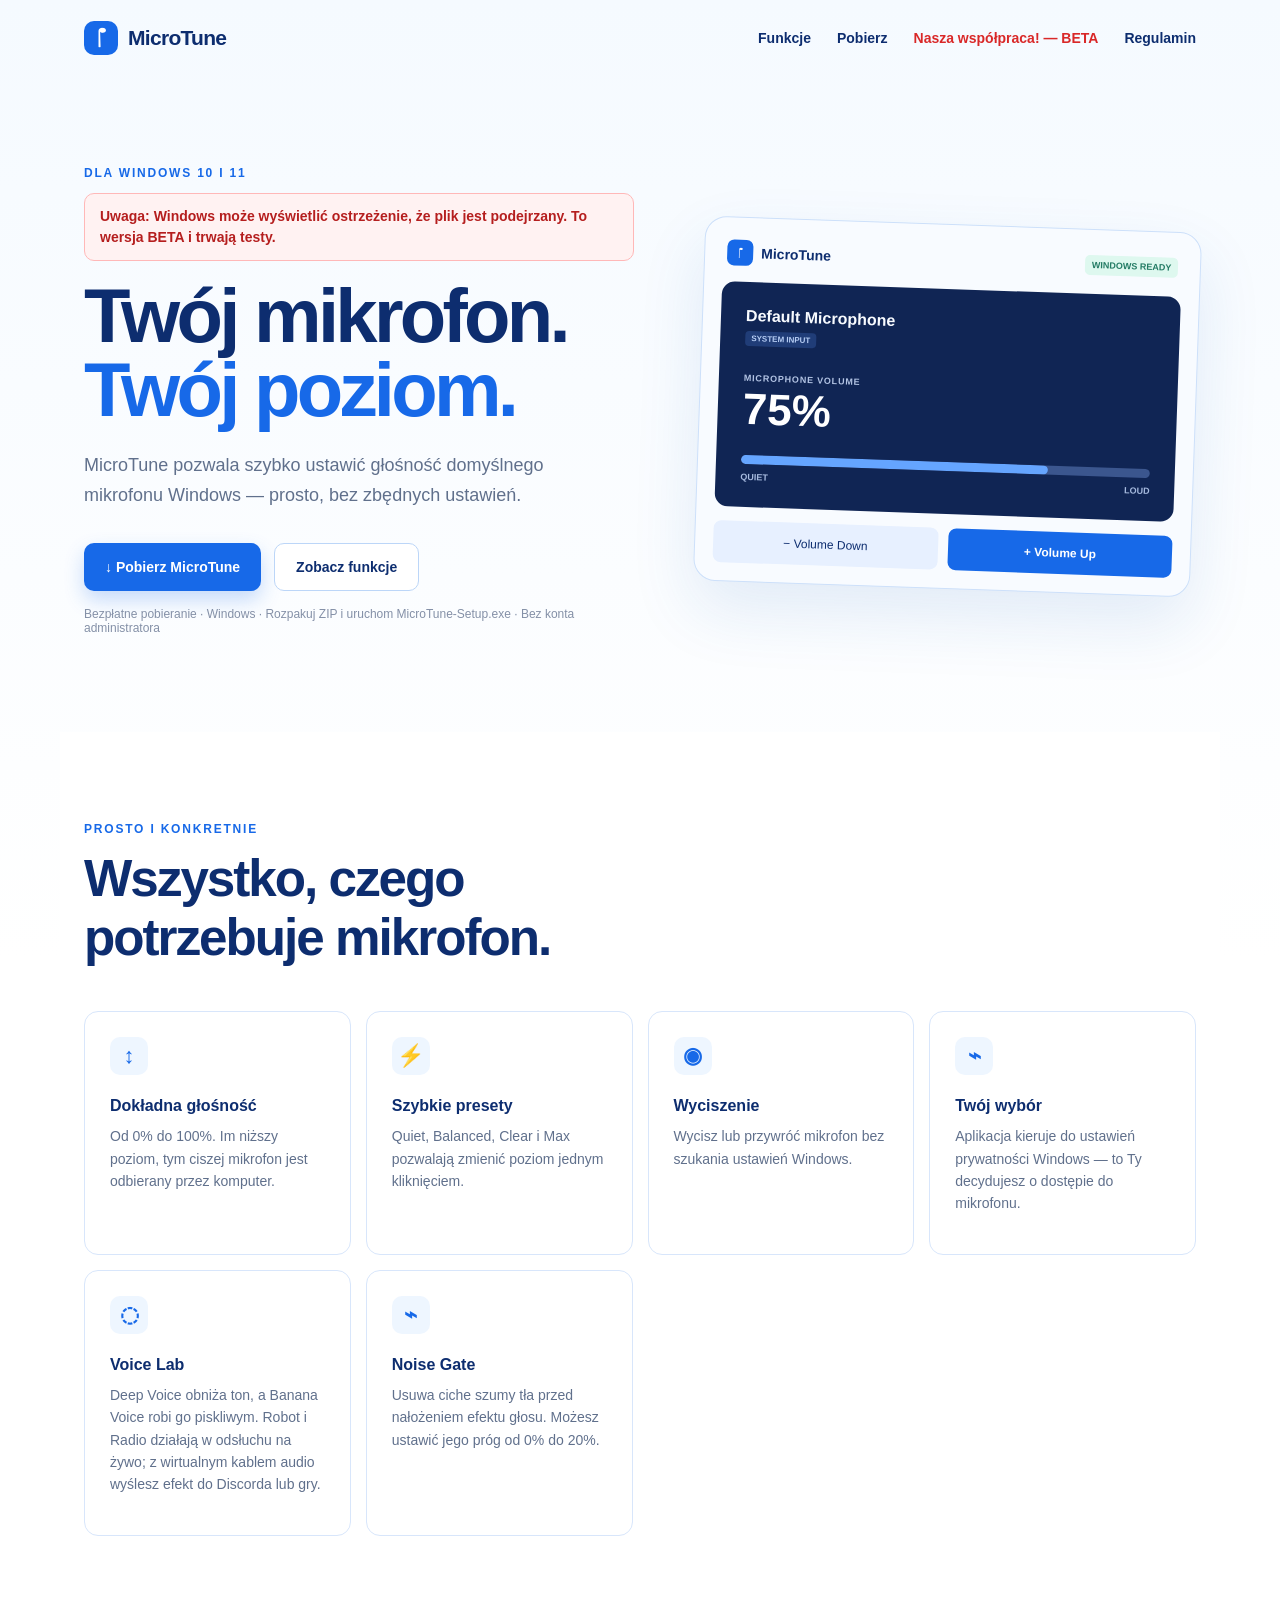
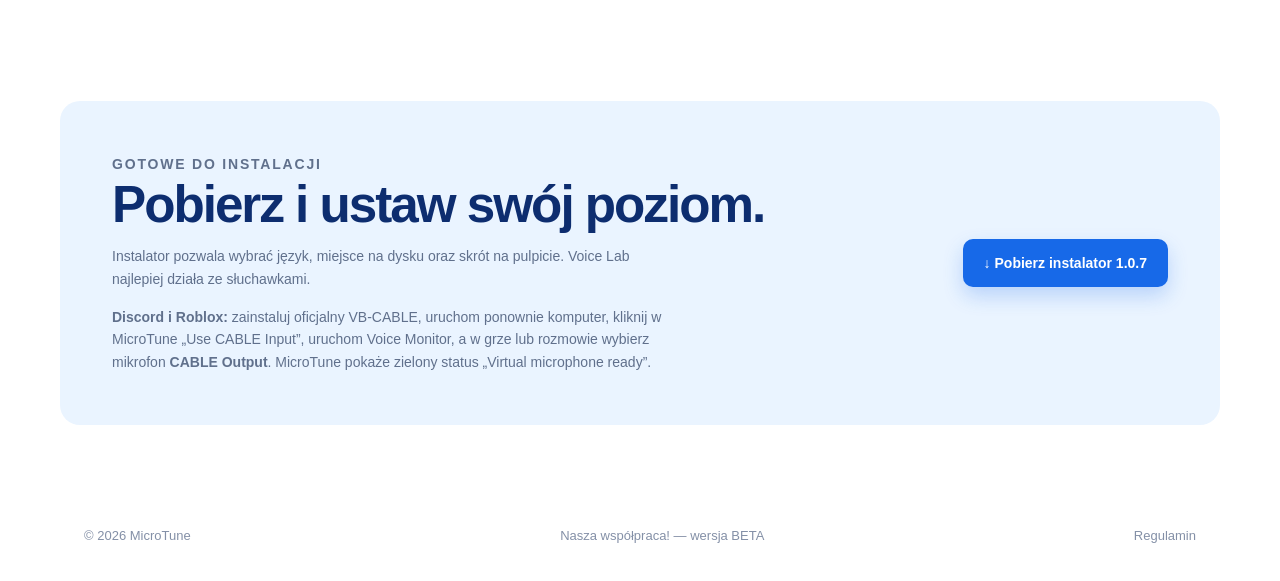
<file: index.html>
<!doctype html>
<html lang="pl">
  <head>
    <meta charset="UTF-8" />
    <meta name="viewport" content="width=device-width, initial-scale=1.0" />
    <meta name="description" content="MicroTune — prosty kontroler głośności mikrofonu dla Windows." />
    <title>MicroTune — kontroluj swój mikrofon</title>
    <link rel="stylesheet" href="styles.css" />
  </head>
  <body>
    <header class="site-header">
      <a class="brand" href="#start" aria-label="MicroTune — strona główna">
        <span class="brand-icon" aria-hidden="true">♩</span>
        <span>MicroTune</span>
      </a>
      <nav aria-label="Główna nawigacja">
        <a href="#funkcje">Funkcje</a>
        <a href="#download">Pobierz</a>
        <a class="collaboration-link" href="https://zrobmy-cos.web.app/" target="_blank" rel="noopener noreferrer">Nasza współpraca! — BETA</a>
        <a href="terms.html">Regulamin</a>
      </nav>
    </header>

    <main id="start">
      <section class="hero">
        <div class="hero-copy">
          <p class="eyebrow">DLA WINDOWS 10 I 11</p>
          <p class="beta-warning"><strong>Uwaga:</strong> Windows może wyświetlić ostrzeżenie, że plik jest podejrzany. To wersja BETA i trwają testy.</p>
          <h1>Twój mikrofon.<br /><span>Twój poziom.</span></h1>
          <p class="lead">MicroTune pozwala szybko ustawić głośność domyślnego mikrofonu Windows — prosto, bez zbędnych ustawień.</p>
          <div class="hero-actions">
            <a class="button primary" href="https://github.com/biszkopr/microtune/raw/refs/heads/main/downloads/MicroTune-Installer-1.0.7.zip">↓ Pobierz MicroTune</a>
            <a class="button secondary" href="#funkcje">Zobacz funkcje</a>
          </div>
          <p class="fine-print">Bezpłatne pobieranie · Windows · Rozpakuj ZIP i uruchom MicroTune-Setup.exe · Bez konta administratora</p>
        </div>
        <div class="app-preview" aria-label="Podgląd aplikacji MicroTune">
          <div class="preview-top"><span class="mini-logo">♩</span><strong>MicroTune</strong><span class="ready">WINDOWS READY</span></div>
          <div class="preview-card">
            <div class="card-heading"><div><strong>Default Microphone</strong><small>SYSTEM INPUT</small></div></div>
            <p>MICROPHONE VOLUME</p>
            <div class="volume"><strong>75%</strong></div>
            <div class="slider"><span></span></div>
            <div class="slider-labels"><span>QUIET</span><span>LOUD</span></div>
          </div>
          <div class="preview-actions"><span>− Volume Down</span><b>+ Volume Up</b></div>
        </div>
      </section>

      <section class="features" id="funkcje">
        <div class="section-heading"><p class="eyebrow">PROSTO I KONKRETNIE</p><h2>Wszystko, czego potrzebuje mikrofon.</h2></div>
        <div class="feature-grid">
          <article><span class="feature-icon">↕</span><h3>Dokładna głośność</h3><p>Od 0% do 100%. Im niższy poziom, tym ciszej mikrofon jest odbierany przez komputer.</p></article>
          <article><span class="feature-icon">⚡</span><h3>Szybkie presety</h3><p>Quiet, Balanced, Clear i Max pozwalają zmienić poziom jednym kliknięciem.</p></article>
          <article><span class="feature-icon">◉</span><h3>Wyciszenie</h3><p>Wycisz lub przywróć mikrofon bez szukania ustawień Windows.</p></article>
          <article><span class="feature-icon">⌁</span><h3>Twój wybór</h3><p>Aplikacja kieruje do ustawień prywatności Windows — to Ty decydujesz o dostępie do mikrofonu.</p></article>
          <article><span class="feature-icon">◌</span><h3>Voice Lab</h3><p>Deep Voice obniża ton, a Banana Voice robi go piskliwym. Robot i Radio działają w odsłuchu na żywo; z wirtualnym kablem audio wyślesz efekt do Discorda lub gry.</p></article>
          <article><span class="feature-icon">⌁</span><h3>Noise Gate</h3><p>Usuwa ciche szumy tła przed nałożeniem efektu głosu. Możesz ustawić jego próg od 0% do 20%.</p></article>
        </div>
      </section>

      <section class="download" id="download">
        <div><p class="eyebrow">GOTOWE DO INSTALACJI</p><h2>Pobierz i ustaw swój poziom.</h2><p>Instalator pozwala wybrać język, miejsce na dysku oraz skrót na pulpicie. Voice Lab najlepiej działa ze słuchawkami.</p><p class="fine-print"><strong>Discord i Roblox:</strong> zainstaluj <a href="https://vb-audio.com/Cable/" target="_blank" rel="noopener noreferrer">oficjalny VB-CABLE</a>, uruchom ponownie komputer, kliknij w MicroTune „Use CABLE Input”, uruchom Voice Monitor, a w grze lub rozmowie wybierz mikrofon <strong>CABLE Output</strong>. MicroTune pokaże zielony status „Virtual microphone ready”.</p></div>
        <a class="button primary" href="https://github.com/biszkopr/microtune/raw/refs/heads/main/downloads/MicroTune-Installer-1.0.7.zip">↓ Pobierz instalator 1.0.7</a>
      </section>
    </main>

    <footer>
      <span>© 2026 MicroTune</span>
      <a href="https://zrobmy-cos.web.app/" target="_blank" rel="noopener noreferrer">Nasza współpraca! — wersja BETA</a>
      <a href="terms.html">Regulamin</a>
    </footer>
  </body>
</html>
</file>
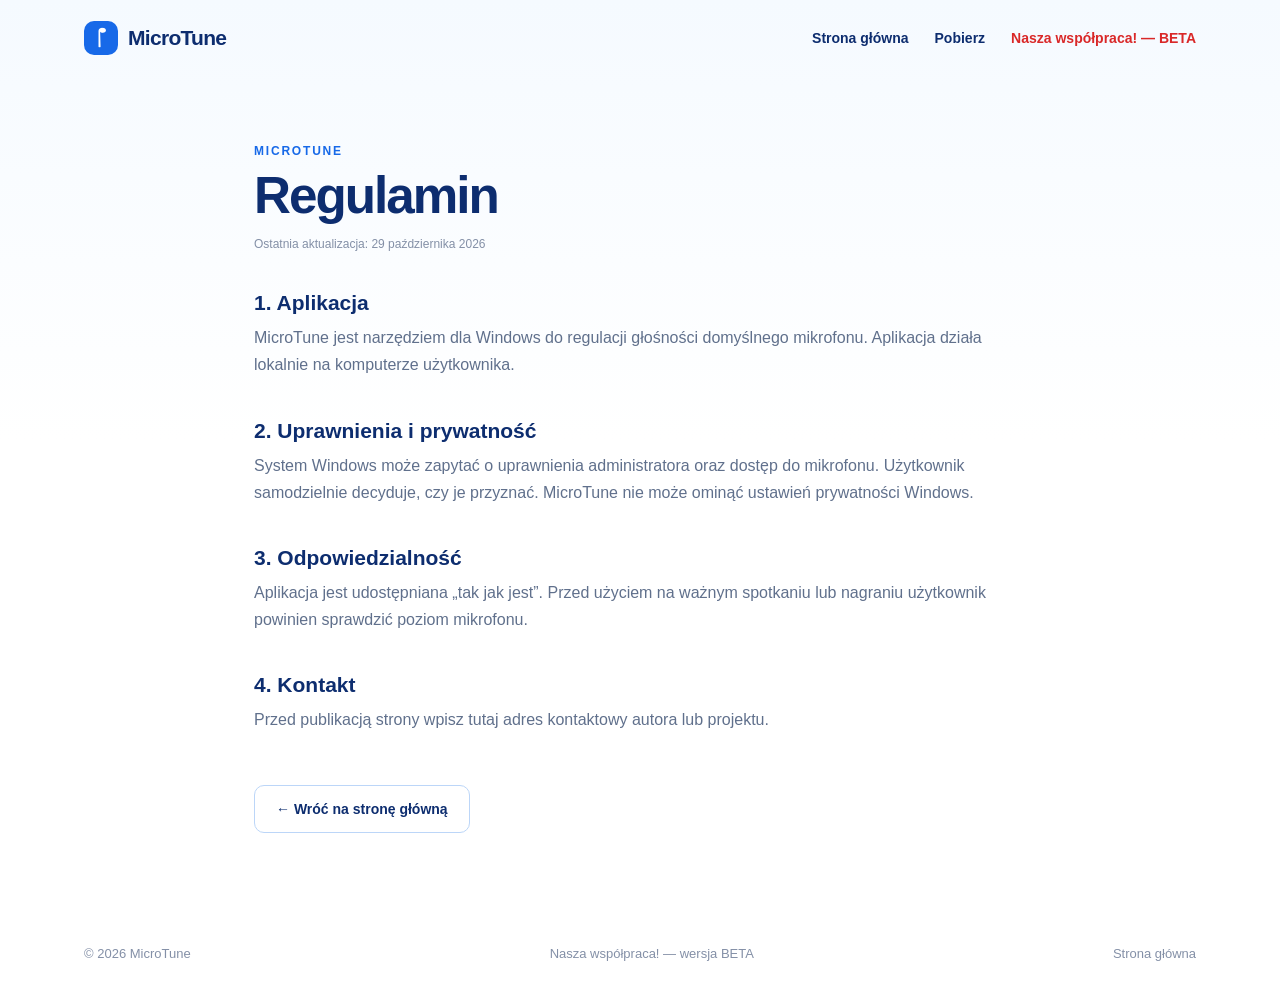
<file: terms.html>
<!doctype html>
<html lang="pl">
  <head>
    <meta charset="UTF-8" />
    <meta name="viewport" content="width=device-width, initial-scale=1.0" />
    <title>Regulamin — MicroTune</title>
    <link rel="stylesheet" href="styles.css" />
  </head>
  <body>
    <header class="site-header">
      <a class="brand" href="index.html"><span class="brand-icon" aria-hidden="true">♩</span><span>MicroTune</span></a>
      <nav><a href="index.html">Strona główna</a><a href="index.html#download">Pobierz</a><a class="collaboration-link" href="https://zrobmy-cos.web.app/" target="_blank" rel="noopener noreferrer">Nasza współpraca! — BETA</a></nav>
    </header>
    <main class="terms-page">
      <p class="eyebrow">MICROTUNE</p>
      <h1>Regulamin</h1>
      <p class="updated">Ostatnia aktualizacja: 29 października 2026</p>
      <section><h2>1. Aplikacja</h2><p>MicroTune jest narzędziem dla Windows do regulacji głośności domyślnego mikrofonu. Aplikacja działa lokalnie na komputerze użytkownika.</p></section>
      <section><h2>2. Uprawnienia i prywatność</h2><p>System Windows może zapytać o uprawnienia administratora oraz dostęp do mikrofonu. Użytkownik samodzielnie decyduje, czy je przyznać. MicroTune nie może ominąć ustawień prywatności Windows.</p></section>
      <section><h2>3. Odpowiedzialność</h2><p>Aplikacja jest udostępniana „tak jak jest”. Przed użyciem na ważnym spotkaniu lub nagraniu użytkownik powinien sprawdzić poziom mikrofonu.</p></section>
      <section><h2>4. Kontakt</h2><p>Przed publikacją strony wpisz tutaj adres kontaktowy autora lub projektu.</p></section>
      <a class="button secondary" href="index.html">← Wróć na stronę główną</a>
    </main>
    <footer>
      <span>© 2026 MicroTune</span>
      <a href="https://zrobmy-cos.web.app/" target="_blank" rel="noopener noreferrer">Nasza współpraca! — wersja BETA</a>
      <a href="index.html">Strona główna</a>
    </footer>
  </body>
</html>
</file>
<file: styles.css>
:root { --ink:#0d2d6f; --blue:#1769e8; --light:#eef6ff; --line:#d8e6fb; --muted:#60708c; --white:#fff; }
* { box-sizing:border-box; }
html { scroll-behavior:smooth; }
body { margin:0; color:var(--ink); background:linear-gradient(180deg,#f5faff 0,#fff 44%); font-family:Inter,Segoe UI,Arial,sans-serif; }
a { color:inherit; text-decoration:none; }
.site-header, main, footer { max-width:1160px; margin:auto; }
.site-header { min-height:76px; padding:0 24px; display:flex; align-items:center; justify-content:space-between; }
.brand { display:flex; align-items:center; gap:10px; font-size:21px; font-weight:800; letter-spacing:-.7px; }
.brand-icon { display:grid; place-items:center; width:34px; height:34px; border-radius:10px; color:#fff; background:var(--blue); font-size:25px; transform:rotate(180deg); }
nav { display:flex; gap:26px; font-weight:650; font-size:14px; } nav a:hover { color:var(--blue); } nav .collaboration-link { color:#d92828; font-weight:800; } nav .collaboration-link:hover { color:#a81212; }
.hero { min-height:620px; padding:90px 24px 85px; display:grid; grid-template-columns:1.05fr .95fr; align-items:center; gap:65px; }
.eyebrow { margin:0 0 13px; color:var(--blue); font-size:12px; font-weight:800; letter-spacing:1.8px; }
h1,h2,h3,p { margin-top:0; } h1 { margin-bottom:23px; max-width:620px; font-size:clamp(44px,6vw,76px); line-height:.98; letter-spacing:-3.7px; } h1 span { color:var(--blue); }
.beta-warning { max-width:600px; margin:0 0 18px; padding:12px 15px; border:1px solid #ffb8b8; border-radius:10px; color:#b51e1e; background:#fff2f2; font-size:14px; font-weight:650; line-height:1.5; }.lead { max-width:520px; color:var(--muted); font-size:18px; line-height:1.65; }
.hero-actions { display:flex; flex-wrap:wrap; gap:13px; margin-top:33px; }.button { display:inline-flex; align-items:center; justify-content:center; min-height:48px; padding:0 21px; border-radius:10px; font-weight:800; font-size:14px; transition:transform .2s,box-shadow .2s; }.button:hover { transform:translateY(-2px); }.primary { background:var(--blue); color:#fff; box-shadow:0 9px 20px #1769e83b; }.secondary { border:1px solid #bcd6f8; background:#fff; }.fine-print,.updated { margin-top:16px; color:#8490a7; font-size:12px; }
.app-preview { padding:18px; border:1px solid #cde0fa; border-radius:22px; background:#f8fbff; box-shadow:0 28px 65px #1d62b51d; transform:rotate(2deg); }.preview-top { display:flex; align-items:center; gap:8px; padding:4px 4px 16px; font-size:14px; }.mini-logo { display:grid; place-items:center; width:26px; height:26px; color:#fff; background:var(--blue); border-radius:7px; transform:rotate(180deg); }.ready { margin-left:auto; padding:5px 7px; color:#237b64; background:#def8ef; border-radius:5px; font-size:9px; font-weight:800; }.preview-card { padding:25px; border-radius:13px; color:#f8fbff; background:#102554; }.card-heading { display:flex; justify-content:space-between; }.card-heading strong { display:block; font-size:16px; }.card-heading small { display:inline-block; margin-top:6px; padding:3px 6px; border-radius:4px; color:#b7cef5; background:#203d78; font-size:8px; font-weight:800; }.preview-card p { margin:27px 0 1px; color:#b3c4e4; font-size:9px; font-weight:800; letter-spacing:.8px; }.volume strong { color:#fff; font-size:44px; }.slider { height:9px; margin-top:21px; overflow:hidden; border-radius:6px; background:#3b568e; }.slider span { display:block; width:75%; height:100%; border-radius:6px; background:#65a5ff; }.slider-labels { display:flex; justify-content:space-between; margin-top:8px; color:#a7bbdf; font-size:9px; font-weight:800; }.preview-actions { display:grid; grid-template-columns:1fr 1fr; gap:10px; margin-top:14px; }.preview-actions span,.preview-actions b { padding:14px; border-radius:8px; text-align:center; font-size:12px; }.preview-actions span { background:#e7f0ff; }.preview-actions b { color:#fff; background:var(--blue); }
.features { padding:90px 24px; background:#fff; }.section-heading { max-width:630px; }.section-heading h2,.download h2,.terms-page h1 { font-size:clamp(33px,4vw,52px); letter-spacing:-2px; }.feature-grid { display:grid; grid-template-columns:repeat(4,1fr); gap:15px; margin-top:44px; }.feature-grid article { padding:25px; border:1px solid var(--line); border-radius:14px; background:#fff; }.feature-icon { display:grid; place-items:center; width:38px; height:38px; margin-bottom:22px; border-radius:10px; color:var(--blue); background:var(--light); font-size:22px; font-weight:bold; }.feature-grid h3 { margin-bottom:10px; font-size:16px; }.feature-grid p,.download p { color:var(--muted); font-size:14px; line-height:1.6; }
.download { margin:75px auto; padding:52px; display:flex; align-items:center; justify-content:space-between; gap:25px; border-radius:20px; background:#eaf4ff; }.download h2 { margin-bottom:11px; }.download p { margin-bottom:0; max-width:570px; }.terms-page { max-width:820px; padding:68px 24px 85px; }.terms-page h1 { margin-bottom:4px; }.terms-page section { margin-top:40px; }.terms-page h2 { margin-bottom:9px; font-size:21px; }.terms-page section p { color:var(--muted); line-height:1.7; }.terms-page .button { margin-top:36px; } footer { padding:28px 24px 38px; display:flex; justify-content:space-between; color:#8490a7; font-size:13px; }
@media (max-width:760px) { .site-header { padding:0 18px; }.site-header nav { gap:14px; font-size:12px; }.hero { grid-template-columns:1fr; padding:60px 24px; gap:38px; }.app-preview { max-width:500px; width:100%; margin:auto; transform:none; }.feature-grid { grid-template-columns:1fr 1fr; }.download { margin:35px 18px; padding:32px; display:block; }.download .button { margin-top:18px; } }
@media (max-width:440px) { nav a:first-child { display:none; }.feature-grid { grid-template-columns:1fr; }.hero-actions .button { width:100%; } }
</file>
